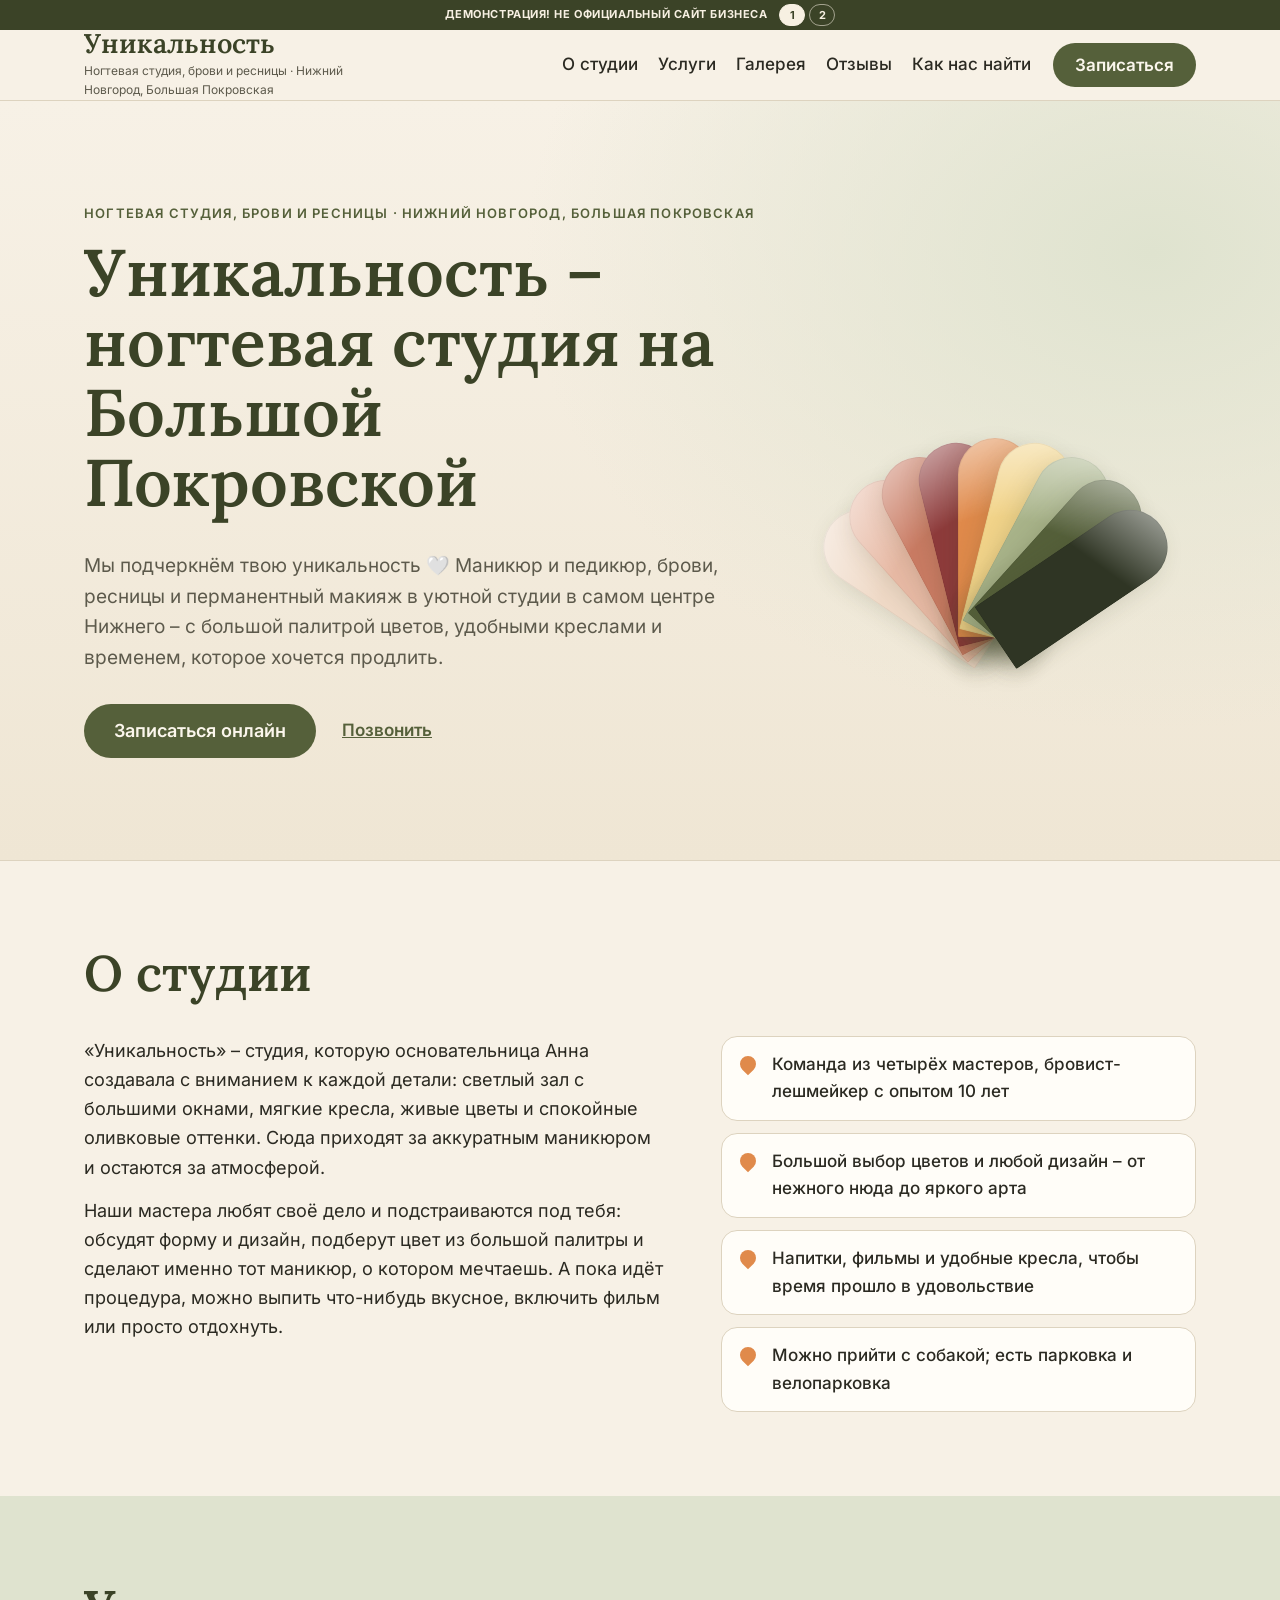
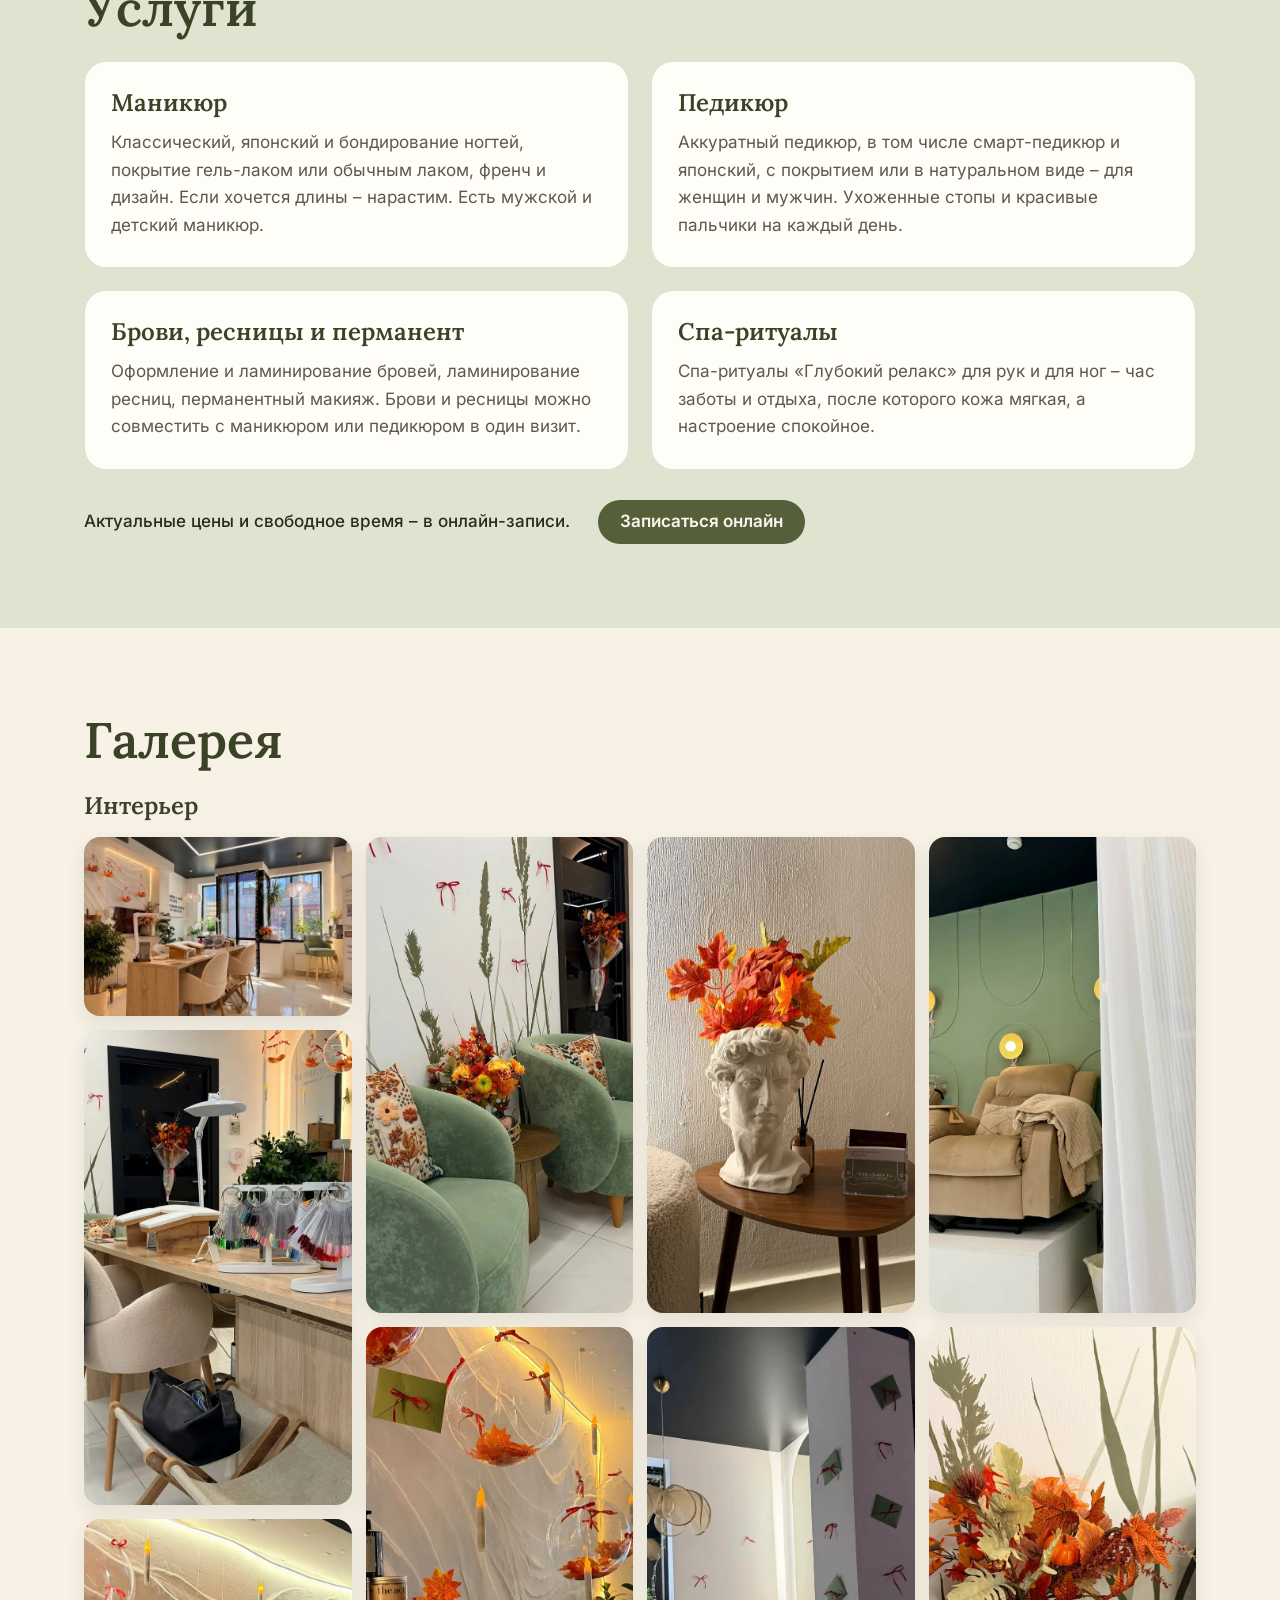
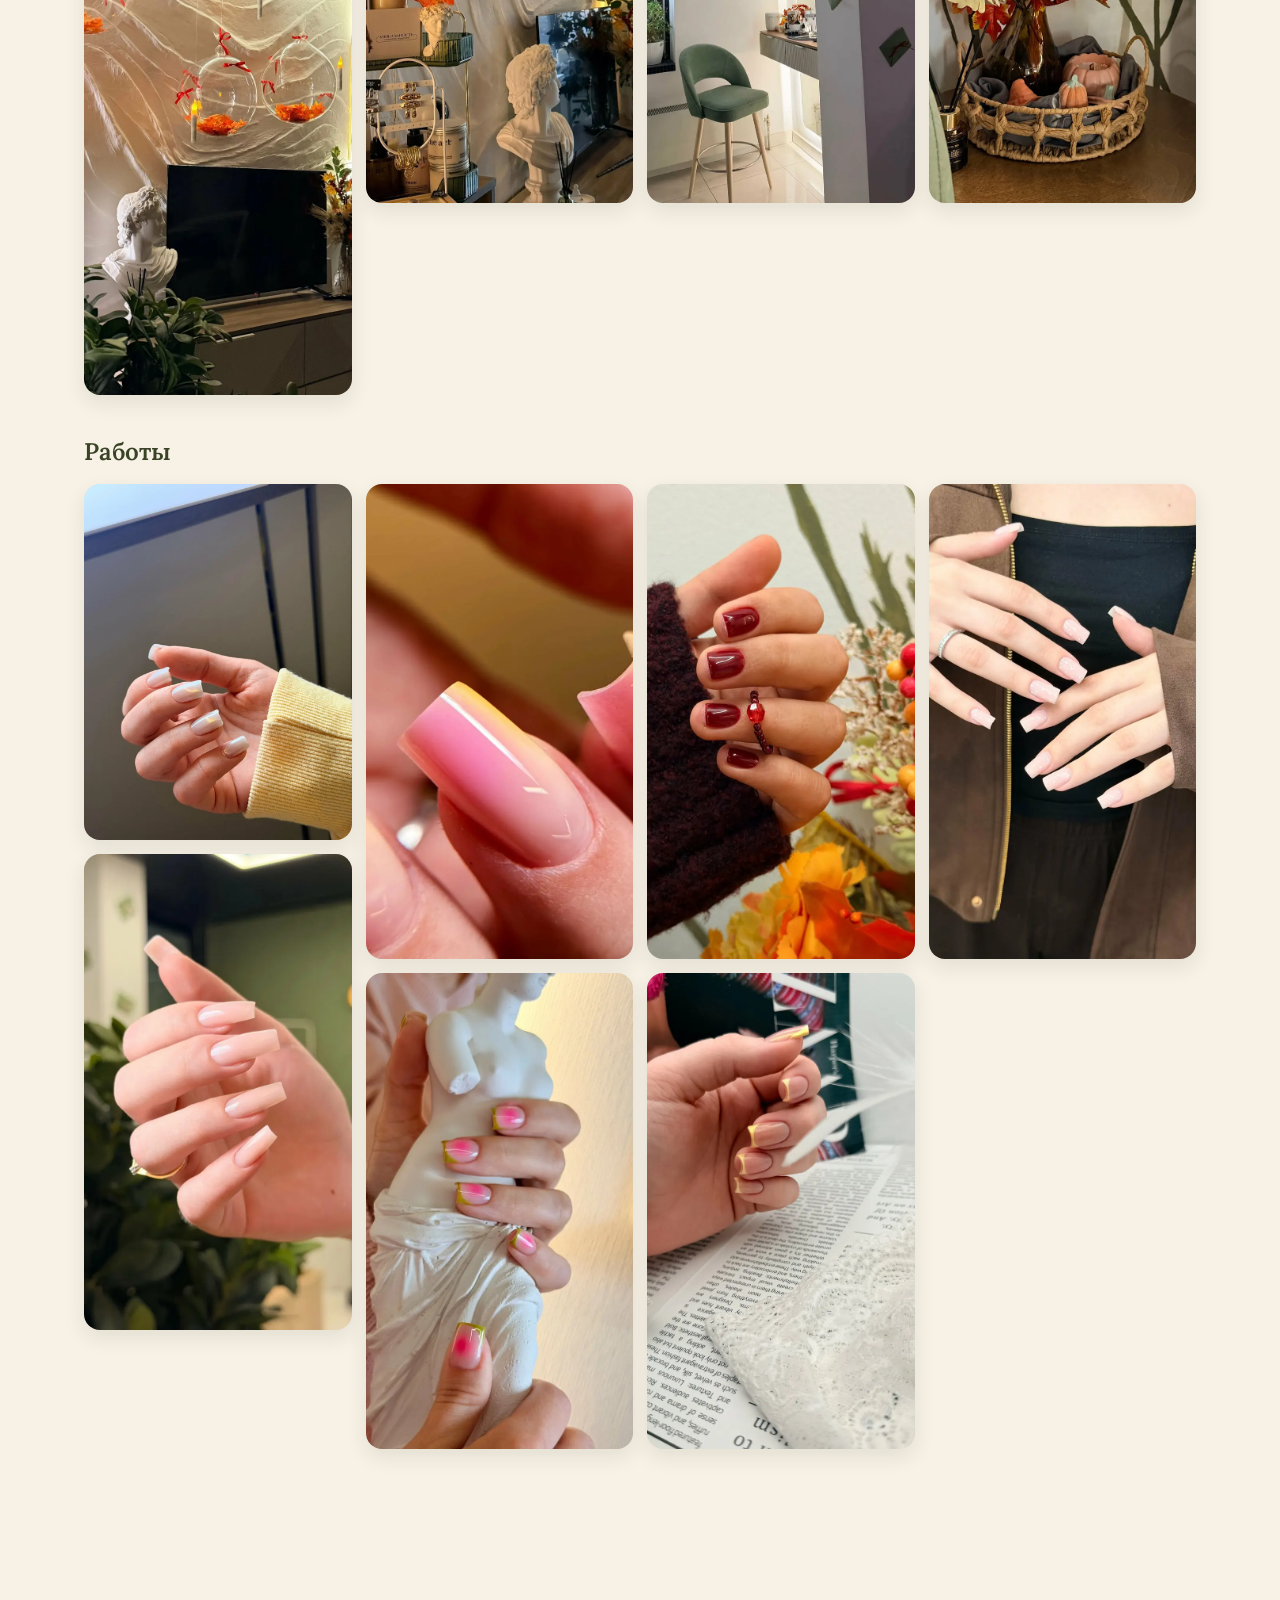
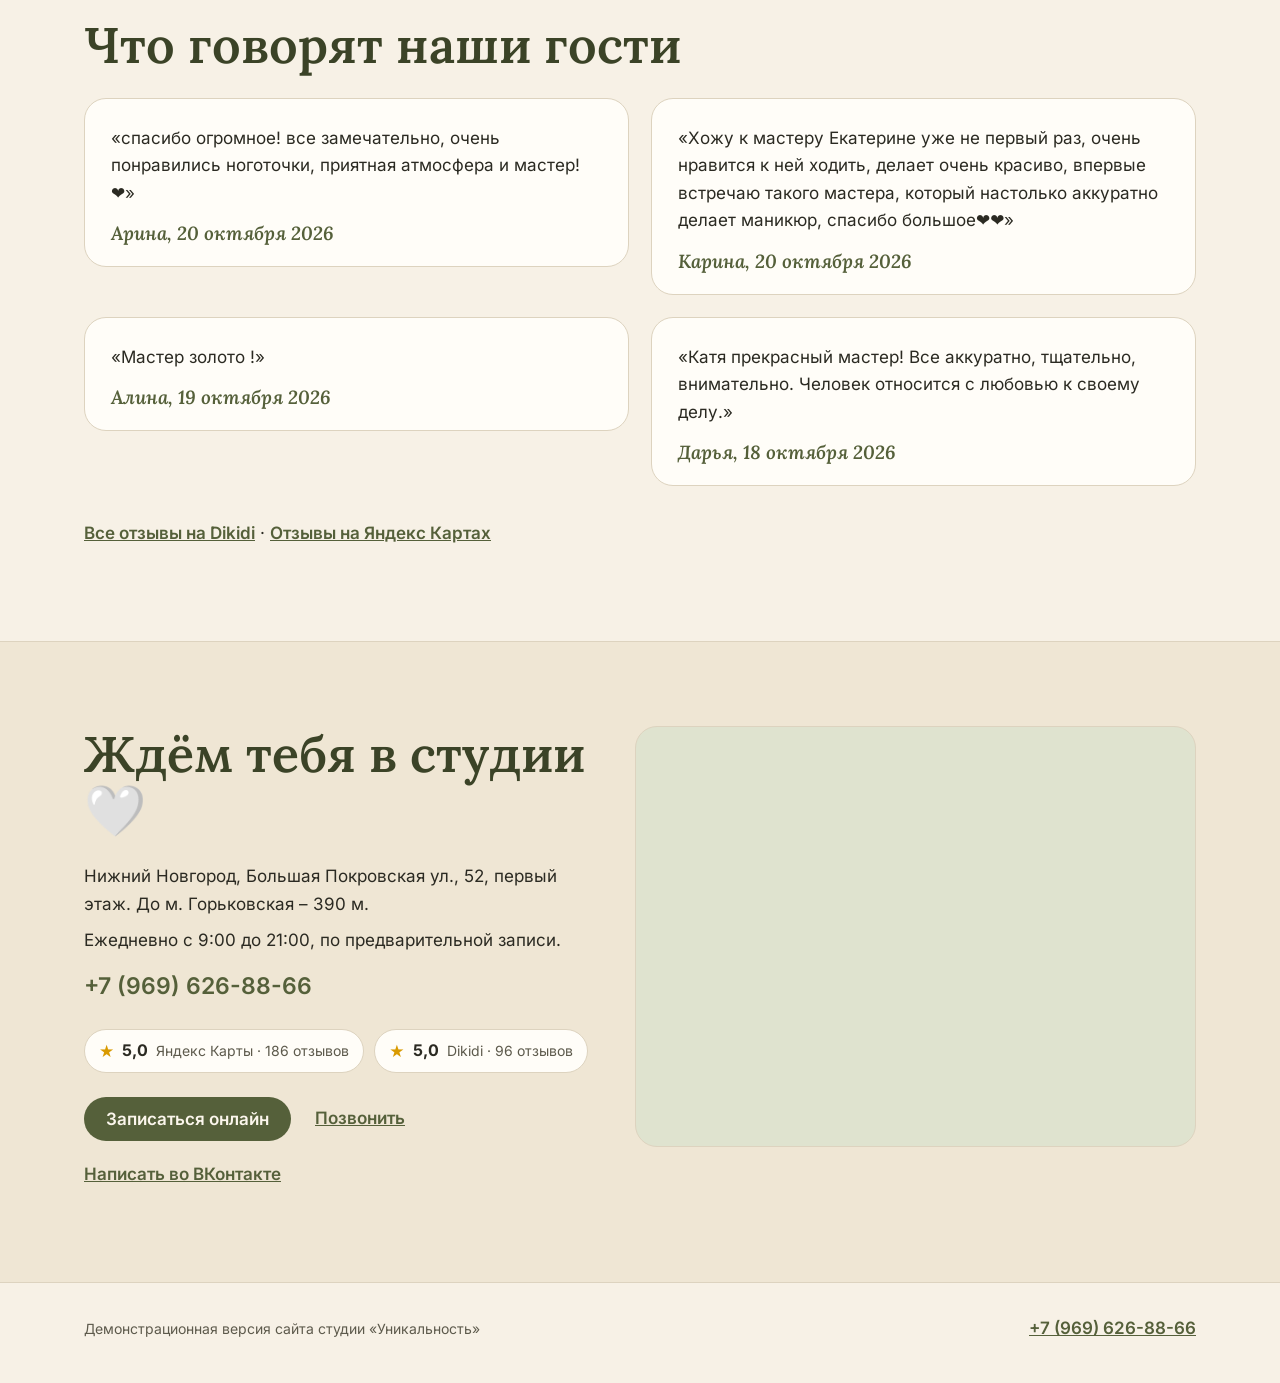
<file: index.html>
<!DOCTYPE html>
<html lang="ru">
<head>
<meta charset="utf-8">
<meta name="viewport" content="width=device-width, initial-scale=1.0">
<meta name="robots" content="noindex, nofollow">
<title>Уникальность · ногтевая студия на Большой Покровской, Нижний Новгород</title>
<meta name="description"
  content="Уникальность · ногтевая студия на Большой Покровской в Нижнем Новгороде: маникюр и педикюр, брови, ресницы, перманентный макияж и спа-ритуалы.">
<meta name="theme-color" content="#f7f1e6">

<link rel="icon" sizes="any" href="logos/favicon.ico">
<link rel="icon" type="image/png" sizes="32x32" href="logos/favicon-32x32.png">
<link rel="apple-touch-icon" sizes="180x180" href="logos/apple-touch-icon.png">
<link rel="preload" href="fonts/inter-cyr.woff2" as="font" type="font/woff2" crossorigin>
<link rel="preload" href="fonts/lora-cyr.woff2" as="font" type="font/woff2" crossorigin>
<link rel="stylesheet" href="css/fonts.css">
<link rel="stylesheet" href="css/styles.css">
</head>
<body>
<div class="chrome" id="chrome">
  <div class="strip">
    <p class="strip__line">ДЕМОНСТРАЦИЯ! НЕ ОФИЦИАЛЬНЫЙ САЙТ БИЗНЕСА</p>
    <nav class="strip__switch" aria-label="Версии сайта">
      <a href="./" aria-current="page">1</a>
      <a href="v2/">2</a>
    </nav>
  </div>
  <header class="bar">
    <div class="bar__row frame">
      <a class="brand" href="#top">
        <span class="brand__name">Уникальность</span>
        <span class="brand__line">Ногтевая студия, брови и ресницы · Нижний Новгород, Большая Покровская</span>
      </a>
      <nav class="anchors" aria-label="Разделы">
        <a href="#about">О студии</a>
        <a href="#services">Услуги</a>
        <a href="#gallery">Галерея</a>
        <a href="#reviews">Отзывы</a>
        <a href="#contacts">Как нас найти</a>
      </nav>
      <a class="cta cta--main bar__book" href="https://dikidi.ru/1720288" target="_blank" rel="noopener">Записаться</a>
      <button class="menu-btn" type="button" aria-expanded="false" aria-controls="drawer" aria-label="Открыть меню">
        <span class="menu-btn__lines" aria-hidden="true"></span>
      </button>
    </div>
    <nav class="drawer" id="drawer" aria-label="Меню" hidden>
      <a href="#about">О студии</a>
      <a href="#services">Услуги</a>
      <a href="#gallery">Галерея</a>
      <a href="#reviews">Отзывы</a>
      <a href="#contacts">Как нас найти</a>
    </nav>
  </header>
</div>

<main id="top">
  <section class="hero" aria-labelledby="hero-title">
    <div class="frame hero__grid">
      <div class="hero__copy">
        <p class="hero__line">Ногтевая студия, брови и ресницы · Нижний Новгород, Большая Покровская</p>
        <h1 id="hero-title">Уникальность – ногтевая студия на Большой Покровской</h1>
        <p class="hero__lead">Мы подчеркнём твою уникальность 🤍 Маникюр и педикюр, брови, ресницы и перманентный макияж в уютной студии в самом центре Нижнего – с большой палитрой цветов, удобными креслами и временем, которое хочется продлить.</p>
        <div class="hero__acts">
          <a class="cta cta--main cta--big" href="https://dikidi.ru/1720288" target="_blank" rel="noopener">Записаться онлайн</a>
          <a class="textlink" href="tel:+79696268866">Позвонить</a>
        </div>
      </div>
      <div class="hero__art" aria-hidden="true">
        <div class="fan">
          <span style="--c:#efd9c6;--i:0"></span>
          <span style="--c:#e7b9a4;--i:1"></span>
          <span style="--c:#c97b63;--i:2"></span>
          <span style="--c:#8e3b3b;--i:3"></span>
          <span style="--c:#e08a4b;--i:4"></span>
          <span style="--c:#f2d48a;--i:5"></span>
          <span style="--c:#a9b48a;--i:6"></span>
          <span style="--c:#55603a;--i:7"></span>
          <span style="--c:#2f3524;--i:8"></span>
        </div>
      </div>
    </div>
  </section>

  <section class="block about" id="about" aria-labelledby="about-title">
    <div class="frame about__grid">
      <h2 id="about-title">О студии</h2>
      <div class="about__copy">
        <p>«Уникальность» – студия, которую основательница Анна создавала с вниманием к каждой детали: светлый зал с большими окнами, мягкие кресла, живые цветы и спокойные оливковые оттенки. Сюда приходят за аккуратным маникюром и остаются за атмосферой.</p>
        <p>Наши мастера любят своё дело и подстраиваются под тебя: обсудят форму и дизайн, подберут цвет из большой палитры и сделают именно тот маникюр, о котором мечтаешь. А пока идёт процедура, можно выпить что-нибудь вкусное, включить фильм или просто отдохнуть.</p>
      </div>
      <ul class="ticks">
        <li>Команда из четырёх мастеров, бровист-лешмейкер с опытом 10 лет</li>
        <li>Большой выбор цветов и любой дизайн – от нежного нюда до яркого арта</li>
        <li>Напитки, фильмы и удобные кресла, чтобы время прошло в удовольствие</li>
        <li>Можно прийти с собакой; есть парковка и велопарковка</li>
      </ul>
    </div>
  </section>

  <section class="block services" id="services" aria-labelledby="services-title">
    <div class="frame">
      <h2 id="services-title">Услуги</h2>
      <ul class="service-list">
        <li class="service">
          <h3>Маникюр</h3>
          <p>Классический, японский и бондирование ногтей, покрытие гель-лаком или обычным лаком, френч и дизайн. Если хочется длины – нарастим. Есть мужской и детский маникюр.</p>
        </li>
        <li class="service">
          <h3>Педикюр</h3>
          <p>Аккуратный педикюр, в том числе смарт-педикюр и японский, с покрытием или в натуральном виде – для женщин и мужчин. Ухоженные стопы и красивые пальчики на каждый день.</p>
        </li>
        <li class="service">
          <h3>Брови, ресницы и перманент</h3>
          <p>Оформление и ламинирование бровей, ламинирование ресниц, перманентный макияж. Брови и ресницы можно совместить с маникюром или педикюром в один визит.</p>
        </li>
        <li class="service">
          <h3>Спа-ритуалы</h3>
          <p>Спа-ритуалы «Глубокий релакс» для рук и для ног – час заботы и отдыха, после которого кожа мягкая, а настроение спокойное.</p>
        </li>
      </ul>
      <div class="services__end">
        <p>Актуальные цены и свободное время – в онлайн-записи.</p>
        <a class="cta cta--main" href="https://dikidi.ru/1720288" target="_blank" rel="noopener">Записаться онлайн</a>
      </div>
    </div>
  </section>

  <section class="block gallery" id="gallery" aria-labelledby="gallery-title">
    <div class="frame">
      <h2 id="gallery-title">Галерея</h2>
      <div class="gallery__group">
        <h3 id="gallery-place">Интерьер</h3>
        <ul class="mosaic mosaic--place" aria-labelledby="gallery-place">
          <li class="mosaic__item"><img src="img/interior-01.webp" alt="Зал студии: маникюрный стол, кремовые кресла и большие окна" width="1200" height="800" loading="lazy" decoding="async"></li>
          <li class="mosaic__item"><img src="img/interior-02.webp" alt="Маникюрный стол с лампой и палитрами оттенков" width="675" height="1200" loading="lazy" decoding="async"></li>
          <li class="mosaic__item"><img src="img/interior-03.webp" alt="Белая волнистая стена со стеклянными шарами, цветами и свечами" width="675" height="1200" loading="lazy" decoding="async"></li>
          <li class="mosaic__item"><img src="img/interior-04.webp" alt="Зелёные бархатные кресла и осенний букет" width="675" height="1200" loading="lazy" decoding="async"></li>
          <li class="mosaic__item"><img src="img/interior-05.webp" alt="Шары со свечами, гипсовые бюсты и полка с коробками студии" width="675" height="1200" loading="lazy" decoding="async"></li>
          <li class="mosaic__item"><img src="img/interior-06.webp" alt="Ваза-бюст с кленовыми листьями на приставном столике" width="675" height="1200" loading="lazy" decoding="async"></li>
          <li class="mosaic__item"><img src="img/interior-07.webp" alt="Уголок с зелёным бархатным стулом и подвесными лампами" width="675" height="1200" loading="lazy" decoding="async"></li>
          <li class="mosaic__item"><img src="img/interior-08.webp" alt="Педикюрное кресло с пледом у шалфейно-зелёной стены" width="675" height="1200" loading="lazy" decoding="async"></li>
          <li class="mosaic__item"><img src="img/interior-09.webp" alt="Осенний букет с тыквами в плетёной корзине" width="675" height="1200" loading="lazy" decoding="async"></li>
        </ul>
      </div>
      <div class="gallery__group">
        <h3 id="gallery-works">Работы</h3>
        <ul class="mosaic mosaic--works" aria-labelledby="gallery-works">
          <li class="mosaic__item"><img src="img/work-02.webp" alt="Молочный перламутровый маникюр, короткий квадрат" width="900" height="1200" loading="lazy" decoding="async"></li>
          <li class="mosaic__item"><img src="img/work-04.webp" alt="Длинный квадрат в нюдово-бежевом оттенке" width="675" height="1200" loading="lazy" decoding="async"></li>
          <li class="mosaic__item"><img src="img/work-05.webp" alt="Градиент от розового к жёлтому крупным планом" width="675" height="1200" loading="lazy" decoding="async"></li>
          <li class="mosaic__item"><img src="img/work-06.webp" alt="Пудрово-розовый и оливковый френч" width="675" height="1200" loading="lazy" decoding="async"></li>
          <li class="mosaic__item"><img src="img/work-07.webp" alt="Короткий бордовый маникюр" width="675" height="1200" loading="lazy" decoding="async"></li>
          <li class="mosaic__item"><img src="img/work-08.webp" alt="Нюдовый маникюр с тонким жёлтым френчем" width="675" height="1200" loading="lazy" decoding="async"></li>
          <li class="mosaic__item"><img src="img/work-11.webp" alt="Бледно-розовый маникюр с блёстками" width="675" height="1200" loading="lazy" decoding="async"></li>
        </ul>
      </div>
    </div>
  </section>

  <section class="block reviews" id="reviews" aria-labelledby="reviews-title">
    <div class="frame">
      <h2 id="reviews-title">Что говорят наши гости</h2>
      <div class="review-wall">
        <figure class="review">
          <blockquote><p>«спасибо огромное! все замечательно, очень понравились ноготочки, приятная атмосфера и мастер! ❤️»</p></blockquote>
          <figcaption>Арина, 20 октября 2026</figcaption>
        </figure>
        <figure class="review">
          <blockquote><p>«Хожу к мастеру Екатерине уже не первый раз, очень нравится к ней ходить, делает очень красиво, впервые встречаю такого мастера, который настолько аккуратно делает маникюр, спасибо большое❤️❤️»</p></blockquote>
          <figcaption>Карина, 20 октября 2026</figcaption>
        </figure>
        <figure class="review">
          <blockquote><p>«Мастер золото !»</p></blockquote>
          <figcaption>Алина, 19 октября 2026</figcaption>
        </figure>
        <figure class="review">
          <blockquote><p>«Катя прекрасный мастер! Все аккуратно, тщательно, внимательно. Человек относится с любовью к своему делу.»</p></blockquote>
          <figcaption>Дарья, 18 октября 2026</figcaption>
        </figure>
      </div>
      <p class="reviews__links"><a class="textlink" href="https://dikidi.ru/1720288" target="_blank" rel="noopener">Все отзывы на Dikidi</a><span aria-hidden="true"> · </span><a class="textlink" href="https://yandex.com/maps/org/unikalnost/156492004696/reviews/" target="_blank" rel="noopener">Отзывы на Яндекс Картах</a></p>
    </div>
  </section>

  <section class="block contacts" id="contacts" aria-labelledby="contacts-title">
    <div class="frame contacts__grid">
      <div class="contacts__info">
        <h2 id="contacts-title">Ждём тебя в студии 🤍</h2>
        <address class="contacts__addr">
          <p>Нижний Новгород, Большая Покровская ул., 52, первый этаж. До м. Горьковская – 390 м.</p>
          <p>Ежедневно с 9:00 до 21:00, по предварительной записи.</p>
          <p class="contacts__tel"><a href="tel:+79696268866">+7 (969) 626-88-66</a></p>
        </address>
        <ul class="ratings" aria-label="Рейтинг">
          <li><a class="rating" href="https://yandex.com/maps/org/unikalnost/156492004696/reviews/" target="_blank" rel="noopener"><span class="rating__star" aria-hidden="true">★</span><b>5,0</b><span>Яндекс Карты · 186 отзывов</span></a></li>
          <li><a class="rating" href="https://dikidi.ru/1720288" target="_blank" rel="noopener"><span class="rating__star" aria-hidden="true">★</span><b>5,0</b><span>Dikidi · 96 отзывов</span></a></li>
        </ul>
        <div class="contacts__acts">
          <a class="cta cta--main cta--wide" href="https://dikidi.ru/1720288" target="_blank" rel="noopener">Записаться онлайн</a>
          <a class="textlink" href="tel:+79696268866">Позвонить</a>
          <a class="textlink" href="https://vk.com/club228139062" target="_blank" rel="noopener">Написать во ВКонтакте</a>
        </div>
      </div>
      <div class="mapbox" id="map">
        <iframe src="https://yandex.ru/map-widget/v1/org/unikalnost/156492004696/" title="Студия «Уникальность» на карте" loading="lazy" allowfullscreen></iframe>
      </div>
    </div>
  </section>
</main>

<footer class="foot">
  <div class="frame foot__row">
    <p class="foot__mark">Демонстрационная версия сайта студии «Уникальность»</p>
    <p class="foot__tel"><a href="tel:+79696268866">+7 (969) 626-88-66</a></p>
  </div>
</footer>
<script src="js/site.js" defer></script>
</body>
</html>
</file>
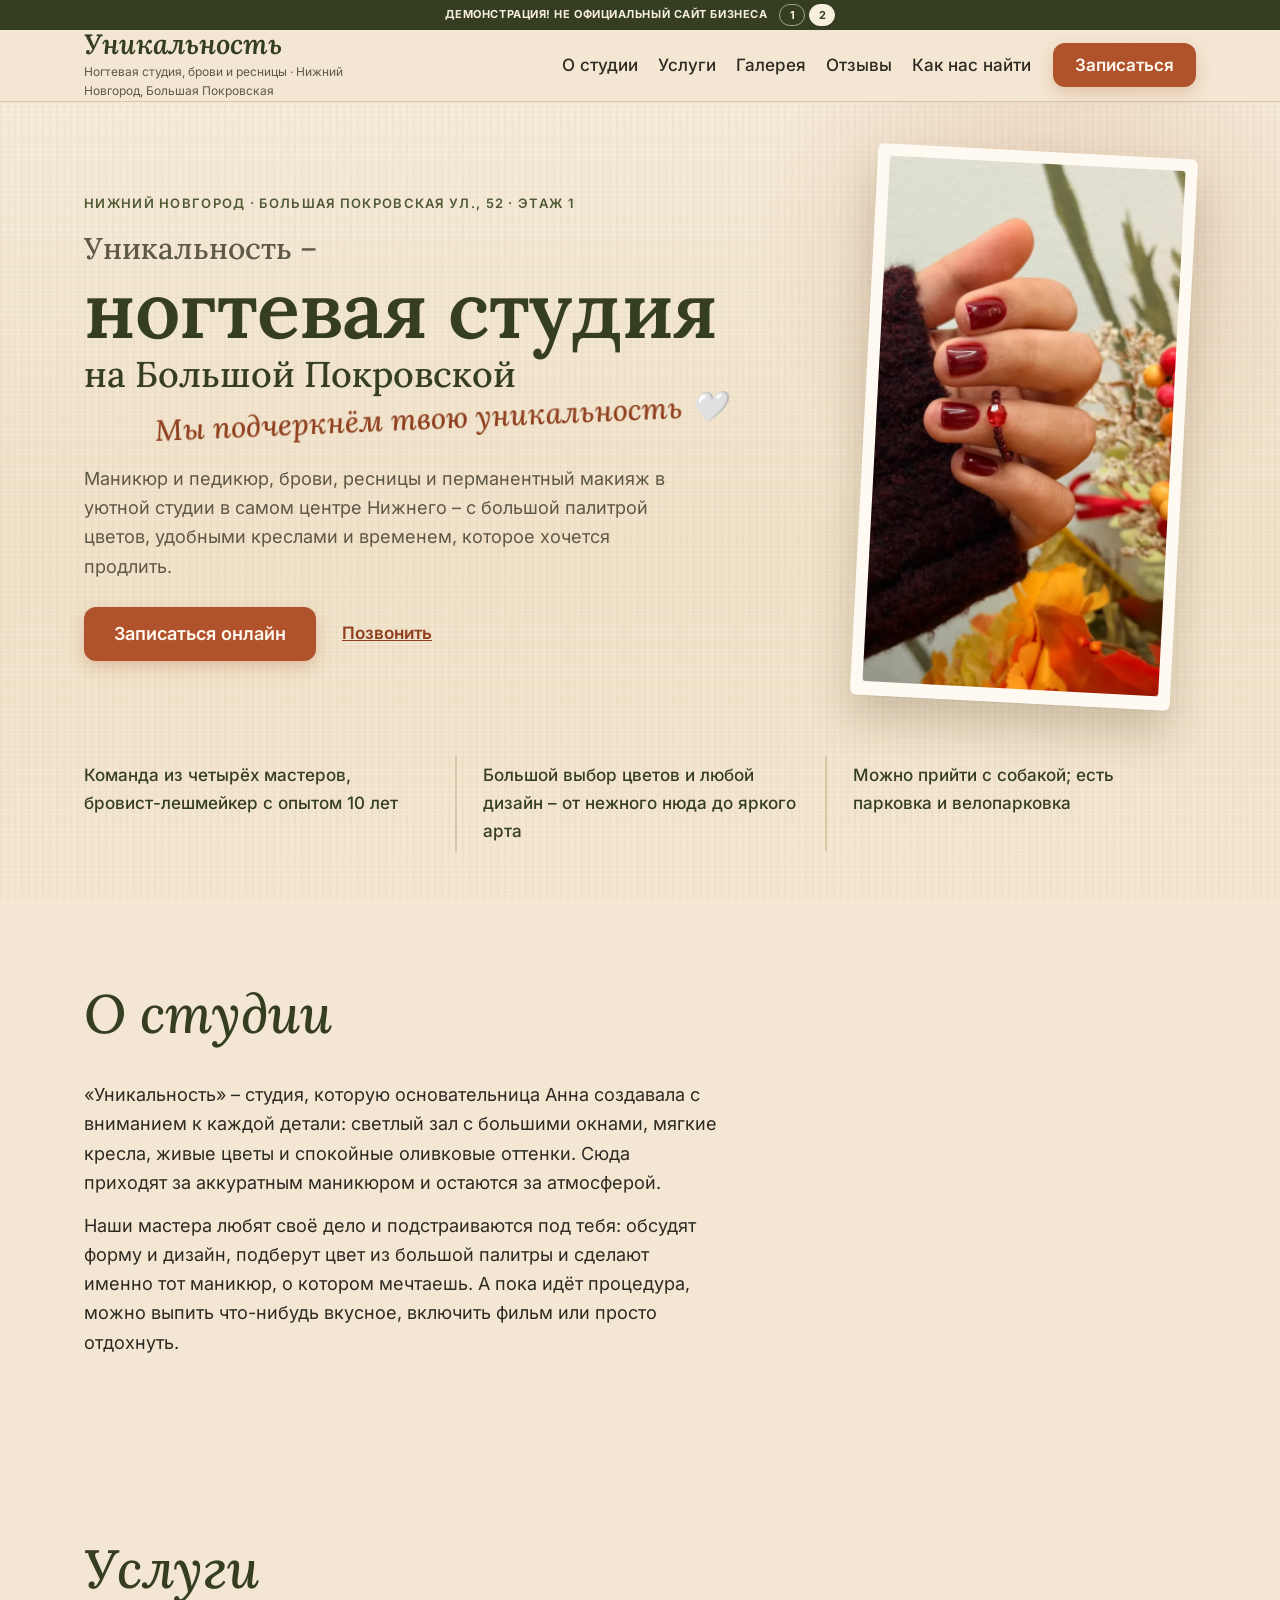
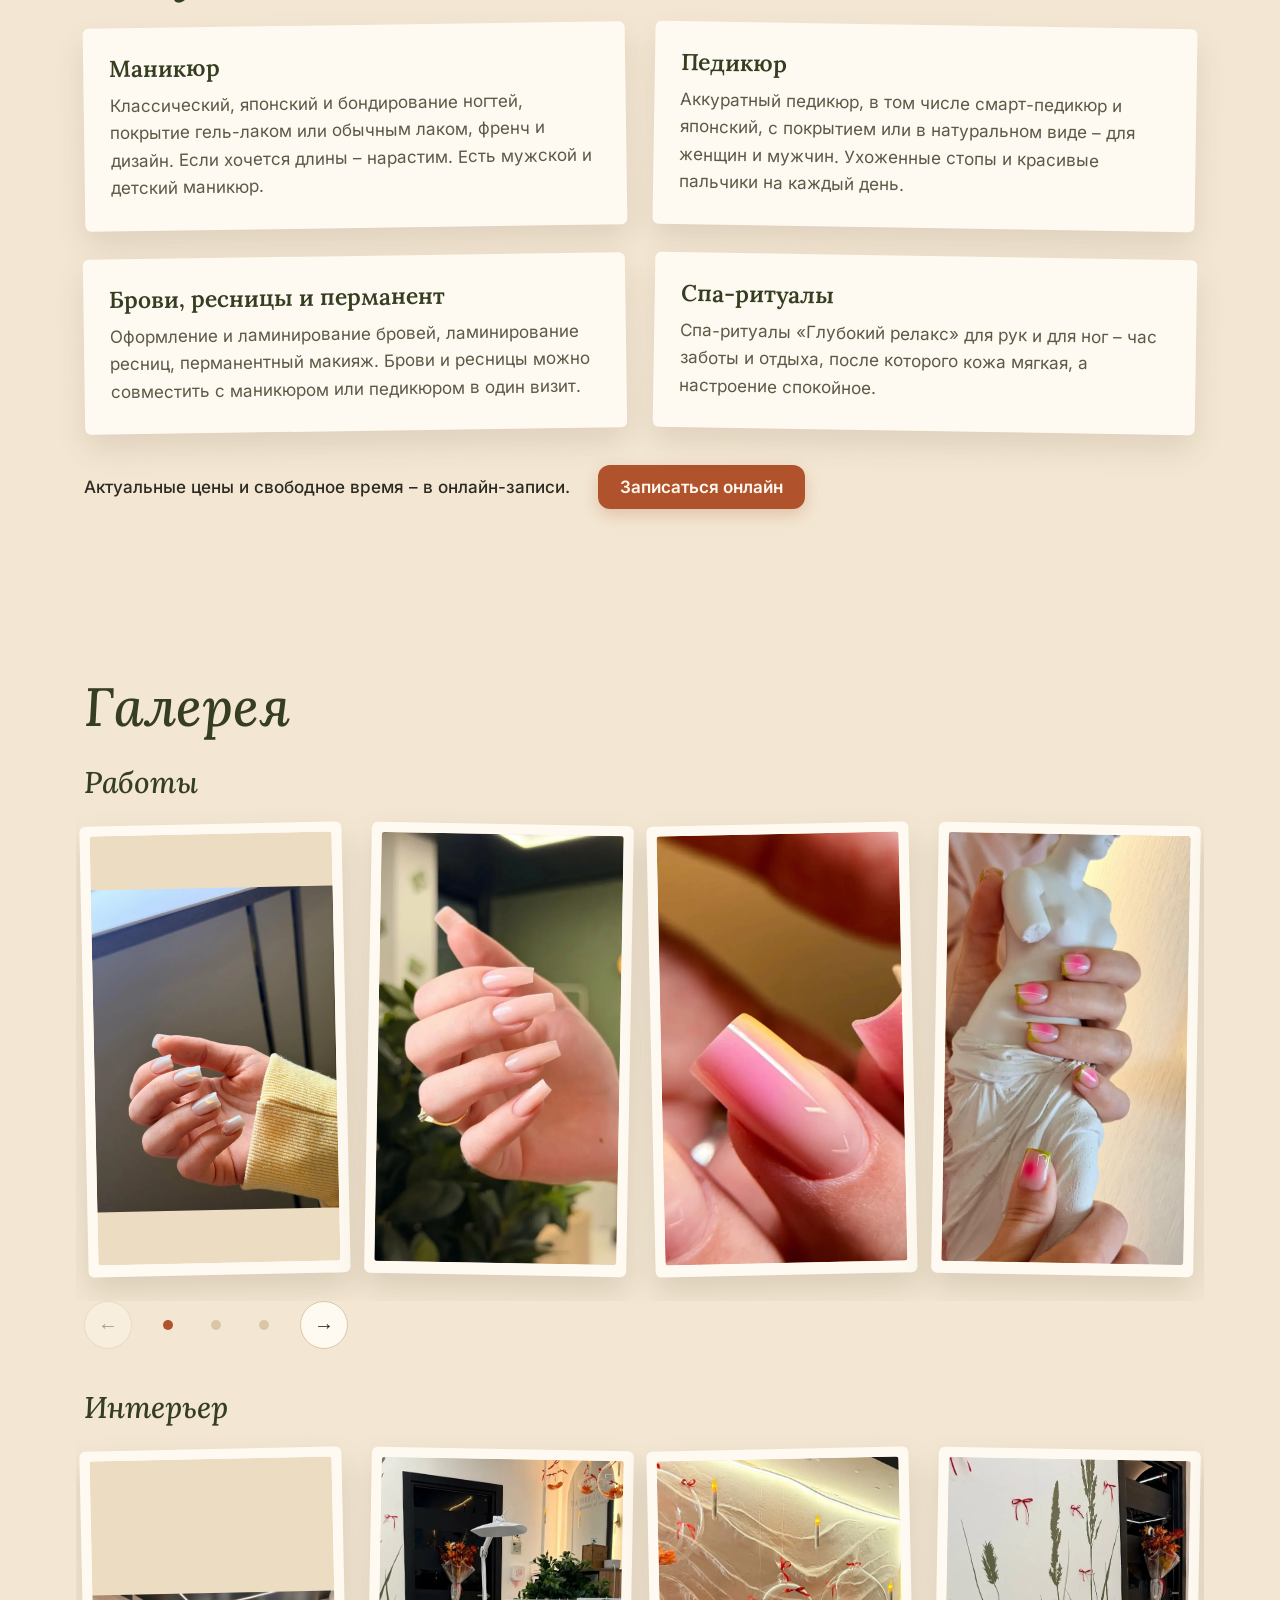
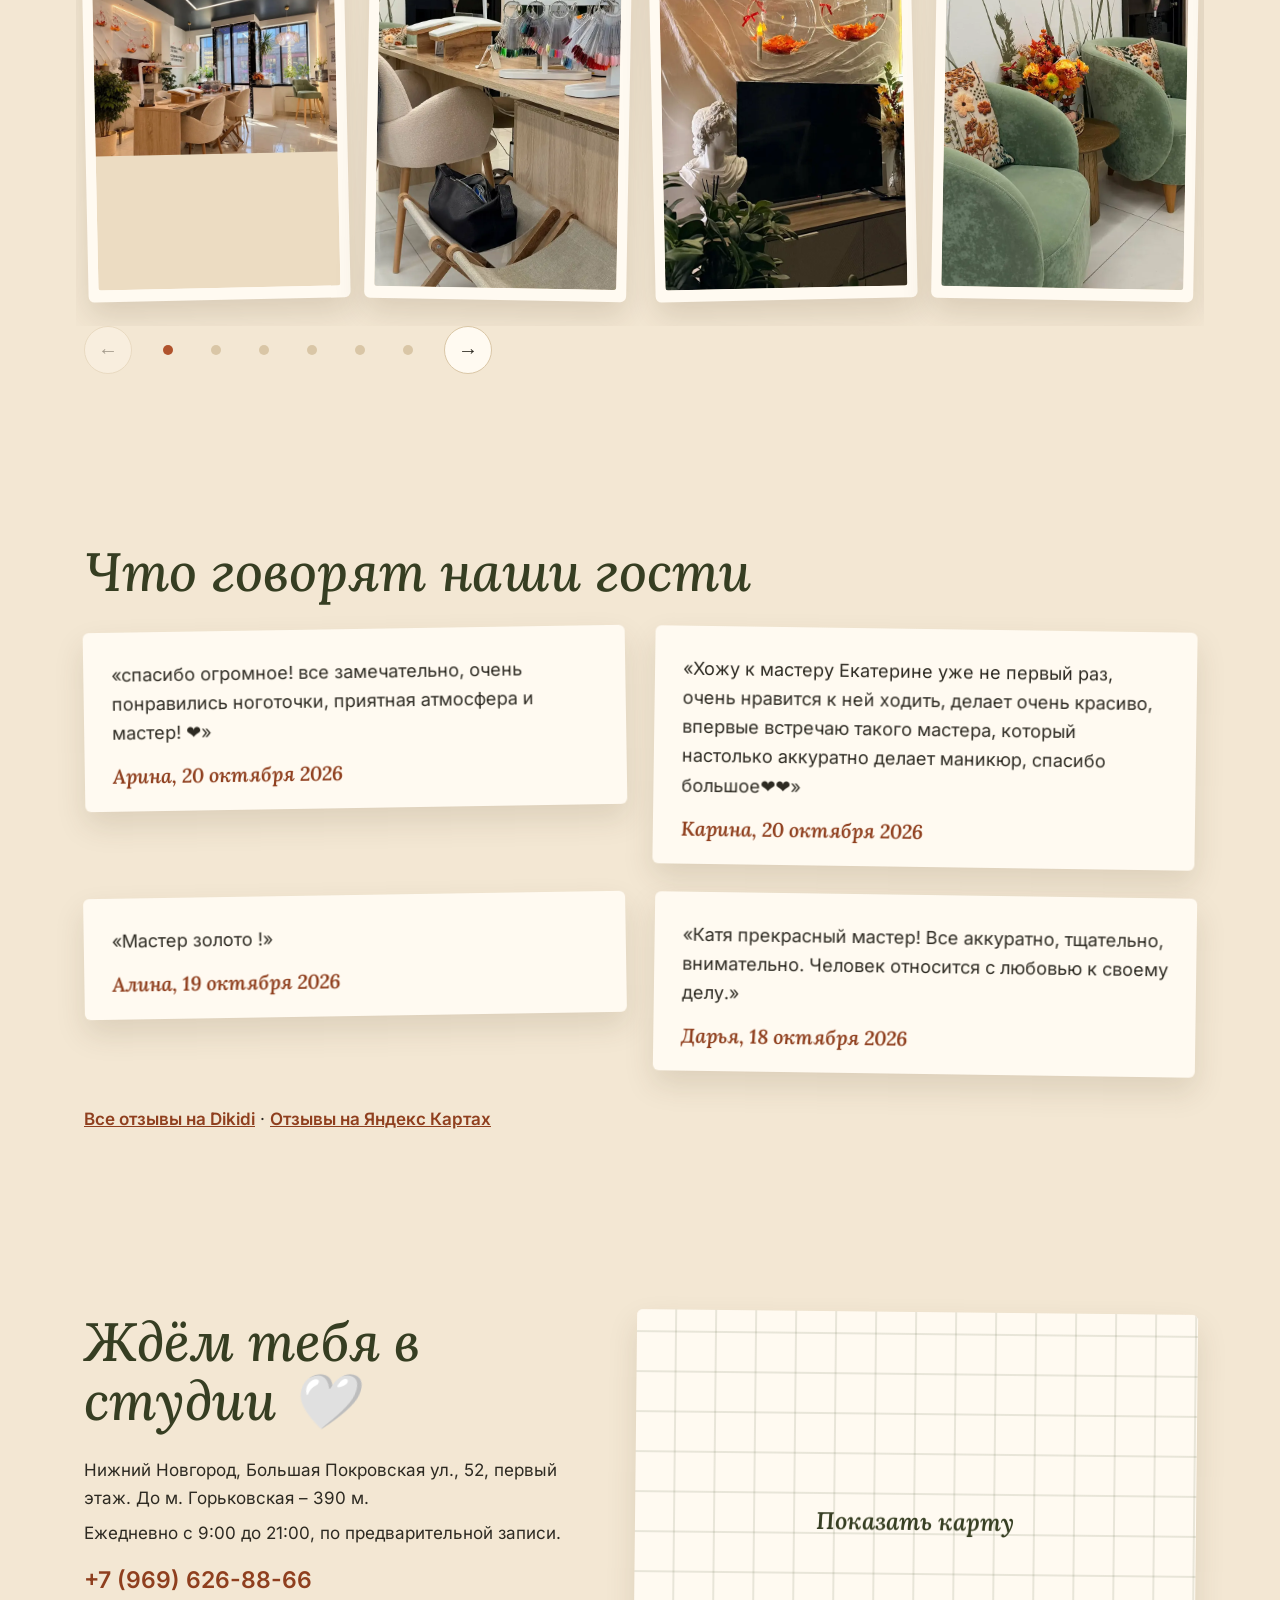
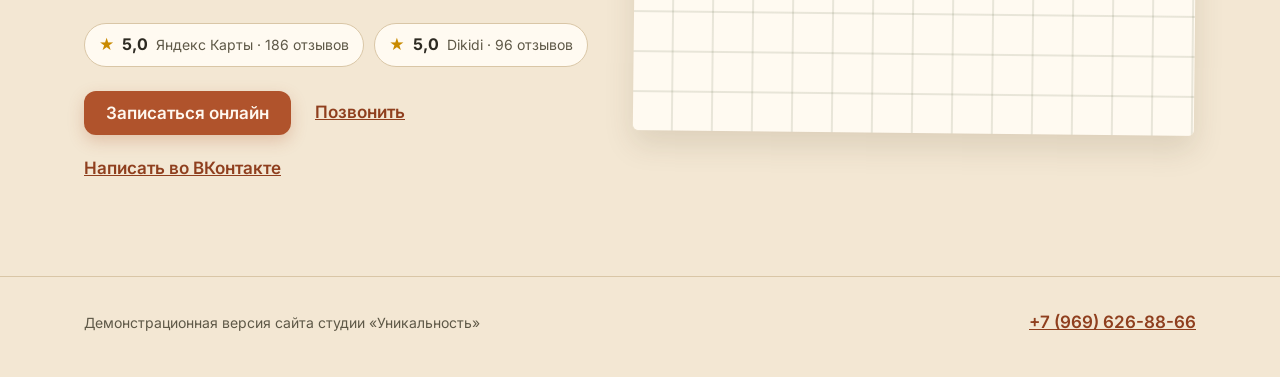
<file: v2/index.html>
<!DOCTYPE html>
<html lang="ru">
<head>
<meta charset="utf-8">
<meta name="viewport" content="width=device-width, initial-scale=1.0">
<meta name="robots" content="noindex, nofollow">
<title>Уникальность · ногтевая студия на Большой Покровской, Нижний Новгород</title>
<meta name="description"
  content="Уникальность · ногтевая студия на Большой Покровской в Нижнем Новгороде: маникюр и педикюр, брови, ресницы, перманентный макияж и спа-ритуалы.">
<meta name="theme-color" content="#f3e7d3">

<link rel="icon" sizes="any" href="../logos/favicon.ico">
<link rel="icon" type="image/png" sizes="32x32" href="../logos/favicon-32x32.png">
<link rel="apple-touch-icon" sizes="180x180" href="../logos/apple-touch-icon.png">
<link rel="preload" href="../fonts/inter-cyr.woff2" as="font" type="font/woff2" crossorigin>
<link rel="preload" href="../fonts/lora-cyr.woff2" as="font" type="font/woff2" crossorigin>
<link rel="stylesheet" href="../css/fonts.css">
<link rel="stylesheet" href="../css/v2.css">
</head>
<body class="board">
<div class="glow" aria-hidden="true"></div>
<div class="chrome" id="chrome">
  <div class="strip">
    <p class="strip__line">ДЕМОНСТРАЦИЯ! НЕ ОФИЦИАЛЬНЫЙ САЙТ БИЗНЕСА</p>
    <nav class="strip__switch" aria-label="Версии сайта">
      <a href="../">1</a>
      <a href="./" aria-current="page">2</a>
    </nav>
  </div>
  <header class="bar">
    <div class="bar__row frame">
      <a class="brand" href="#top">
        <span class="brand__name">Уникальность</span>
        <span class="brand__line">Ногтевая студия, брови и ресницы · Нижний Новгород, Большая Покровская</span>
      </a>
      <nav class="anchors" aria-label="Разделы">
        <a href="#about">О студии</a>
        <a href="#services">Услуги</a>
        <a href="#gallery">Галерея</a>
        <a href="#reviews">Отзывы</a>
        <a href="#contacts">Как нас найти</a>
      </nav>
      <a class="cta cta--main bar__book" href="https://dikidi.ru/1720288" target="_blank" rel="noopener">Записаться</a>
      <button class="menu-btn" type="button" aria-expanded="false" aria-controls="drawer" aria-label="Открыть меню">
        <span class="menu-btn__lines" aria-hidden="true"></span>
      </button>
    </div>
    <nav class="drawer" id="drawer" aria-label="Меню" hidden>
      <a href="#about">О студии</a>
      <a href="#services">Услуги</a>
      <a href="#gallery">Галерея</a>
      <a href="#reviews">Отзывы</a>
      <a href="#contacts">Как нас найти</a>
    </nav>
  </header>
</div>

<main id="top">
  <section class="first" aria-labelledby="hero-title">
    <div class="frame first__grid">
      <div class="first__text">
        <p class="brow">Нижний Новгород · Большая Покровская ул., 52 · этаж 1</p>
        <h1 id="hero-title"><span class="h1__name">Уникальность –</span> <span class="h1__svc">ногтевая студия</span> <span class="h1__where">на Большой Покровской</span></h1>
        <p class="hand">Мы подчеркнём твою уникальность 🤍</p>
        <p class="visit">Маникюр и педикюр, брови, ресницы и перманентный макияж в уютной студии в самом центре Нижнего – с большой палитрой цветов, удобными креслами и временем, которое хочется продлить.</p>
        <div class="first__acts">
          <a class="cta cta--main cta--big" href="https://dikidi.ru/1720288" target="_blank" rel="noopener">Записаться онлайн</a>
          <a class="textlink" href="tel:+79696268866">Позвонить</a>
        </div>
      </div>
      <div class="first__pin">
        <figure class="snap" id="snap">
          <img src="../img/work-07.webp" alt="Короткий бордовый маникюр" width="675" height="1200" fetchpriority="high" decoding="async">
        </figure>
      </div>
      <ul class="facts">
          <li>Команда из четырёх мастеров, бровист-лешмейкер с опытом 10 лет</li>
          <li>Большой выбор цветов и любой дизайн – от нежного нюда до яркого арта</li>
          <li>Можно прийти с собакой; есть парковка и велопарковка</li>
      </ul>
    </div>
  </section>

  <section class="block about" id="about" aria-labelledby="about-title">
    <div class="frame about__grid">
      <h2 id="about-title">О студии</h2>
      <div class="about__copy">
        <p>«Уникальность» – студия, которую основательница Анна создавала с вниманием к каждой детали: светлый зал с большими окнами, мягкие кресла, живые цветы и спокойные оливковые оттенки. Сюда приходят за аккуратным маникюром и остаются за атмосферой.</p>
        <p>Наши мастера любят своё дело и подстраиваются под тебя: обсудят форму и дизайн, подберут цвет из большой палитры и сделают именно тот маникюр, о котором мечтаешь. А пока идёт процедура, можно выпить что-нибудь вкусное, включить фильм или просто отдохнуть.</p>
      </div>
      <ul class="ticks">
        <li>Напитки, фильмы и удобные кресла, чтобы время прошло в удовольствие</li>
      </ul>
    </div>
  </section>

  <section class="block services" id="services" aria-labelledby="services-title">
    <div class="frame">
      <h2 id="services-title">Услуги</h2>
      <ul class="service-list">
        <li class="service">
          <h3>Маникюр</h3>
          <p>Классический, японский и бондирование ногтей, покрытие гель-лаком или обычным лаком, френч и дизайн. Если хочется длины – нарастим. Есть мужской и детский маникюр.</p>
        </li>
        <li class="service">
          <h3>Педикюр</h3>
          <p>Аккуратный педикюр, в том числе смарт-педикюр и японский, с покрытием или в натуральном виде – для женщин и мужчин. Ухоженные стопы и красивые пальчики на каждый день.</p>
        </li>
        <li class="service">
          <h3>Брови, ресницы и перманент</h3>
          <p>Оформление и ламинирование бровей, ламинирование ресниц, перманентный макияж. Брови и ресницы можно совместить с маникюром или педикюром в один визит.</p>
        </li>
        <li class="service">
          <h3>Спа-ритуалы</h3>
          <p>Спа-ритуалы «Глубокий релакс» для рук и для ног – час заботы и отдыха, после которого кожа мягкая, а настроение спокойное.</p>
        </li>
      </ul>
      <div class="services__end">
        <p>Актуальные цены и свободное время – в онлайн-записи.</p>
        <a class="cta cta--main" href="https://dikidi.ru/1720288" target="_blank" rel="noopener">Записаться онлайн</a>
      </div>
    </div>
  </section>

  <section class="block gallery" id="gallery" aria-labelledby="gallery-title">
    <div class="frame">
      <h2 id="gallery-title">Галерея</h2>
      <div class="gallery__group">
        <h3 id="gallery-works">Работы</h3>
        <div class="carousel carousel--photos" id="carousel-works" role="region" aria-roledescription="карусель" aria-labelledby="gallery-works" tabindex="0">
          <div class="carousel__view">
            <ul class="carousel__track">
            <li class="slide" role="group" aria-roledescription="слайд" aria-label="1 из 6">
              <figure class="shot"><img src="../img/work-02.webp" alt="Молочный перламутровый маникюр, короткий квадрат" width="900" height="1200" loading="lazy" decoding="async"></figure>
            </li>
            <li class="slide" role="group" aria-roledescription="слайд" aria-label="2 из 6">
              <figure class="shot"><img src="../img/work-04.webp" alt="Длинный квадрат в нюдово-бежевом оттенке" width="675" height="1200" loading="lazy" decoding="async"></figure>
            </li>
            <li class="slide" role="group" aria-roledescription="слайд" aria-label="3 из 6">
              <figure class="shot"><img src="../img/work-05.webp" alt="Градиент от розового к жёлтому крупным планом" width="675" height="1200" loading="lazy" decoding="async"></figure>
            </li>
            <li class="slide" role="group" aria-roledescription="слайд" aria-label="4 из 6">
              <figure class="shot"><img src="../img/work-06.webp" alt="Пудрово-розовый и оливковый френч" width="675" height="1200" loading="lazy" decoding="async"></figure>
            </li>
            <li class="slide" role="group" aria-roledescription="слайд" aria-label="5 из 6">
              <figure class="shot"><img src="../img/work-08.webp" alt="Нюдовый маникюр с тонким жёлтым френчем" width="675" height="1200" loading="lazy" decoding="async"></figure>
            </li>
            <li class="slide" role="group" aria-roledescription="слайд" aria-label="6 из 6">
              <figure class="shot"><img src="../img/work-11.webp" alt="Бледно-розовый маникюр с блёстками" width="675" height="1200" loading="lazy" decoding="async"></figure>
            </li>
            </ul>
          </div>
          <div class="carousel__nav">
            <button type="button" class="arrow arrow--prev" aria-label="Предыдущее фото"><span aria-hidden="true">←</span></button>
            <div class="dots">
            <button type="button" class="dots__b" aria-label="Фото 1"></button>
            <button type="button" class="dots__b" aria-label="Фото 2"></button>
            <button type="button" class="dots__b" aria-label="Фото 3"></button>
            <button type="button" class="dots__b" aria-label="Фото 4"></button>
            <button type="button" class="dots__b" aria-label="Фото 5"></button>
            <button type="button" class="dots__b" aria-label="Фото 6"></button>
            </div>
            <p class="count" aria-live="polite"></p>
            <button type="button" class="arrow arrow--next" aria-label="Следующее фото"><span aria-hidden="true">→</span></button>
          </div>
        </div>
      </div>
      <div class="gallery__group">
        <h3 id="gallery-place">Интерьер</h3>
        <div class="carousel carousel--photos" id="carousel-place" role="region" aria-roledescription="карусель" aria-labelledby="gallery-place" tabindex="0">
          <div class="carousel__view">
            <ul class="carousel__track">
            <li class="slide" role="group" aria-roledescription="слайд" aria-label="1 из 9">
              <figure class="shot"><img src="../img/interior-01.webp" alt="Зал студии: маникюрный стол, кремовые кресла и большие окна" width="1200" height="800" loading="lazy" decoding="async"></figure>
            </li>
            <li class="slide" role="group" aria-roledescription="слайд" aria-label="2 из 9">
              <figure class="shot"><img src="../img/interior-02.webp" alt="Маникюрный стол с лампой и палитрами оттенков" width="675" height="1200" loading="lazy" decoding="async"></figure>
            </li>
            <li class="slide" role="group" aria-roledescription="слайд" aria-label="3 из 9">
              <figure class="shot"><img src="../img/interior-03.webp" alt="Белая волнистая стена со стеклянными шарами, цветами и свечами" width="675" height="1200" loading="lazy" decoding="async"></figure>
            </li>
            <li class="slide" role="group" aria-roledescription="слайд" aria-label="4 из 9">
              <figure class="shot"><img src="../img/interior-04.webp" alt="Зелёные бархатные кресла и осенний букет" width="675" height="1200" loading="lazy" decoding="async"></figure>
            </li>
            <li class="slide" role="group" aria-roledescription="слайд" aria-label="5 из 9">
              <figure class="shot"><img src="../img/interior-05.webp" alt="Шары со свечами, гипсовые бюсты и полка с коробками студии" width="675" height="1200" loading="lazy" decoding="async"></figure>
            </li>
            <li class="slide" role="group" aria-roledescription="слайд" aria-label="6 из 9">
              <figure class="shot"><img src="../img/interior-06.webp" alt="Ваза-бюст с кленовыми листьями на приставном столике" width="675" height="1200" loading="lazy" decoding="async"></figure>
            </li>
            <li class="slide" role="group" aria-roledescription="слайд" aria-label="7 из 9">
              <figure class="shot"><img src="../img/interior-07.webp" alt="Уголок с зелёным бархатным стулом и подвесными лампами" width="675" height="1200" loading="lazy" decoding="async"></figure>
            </li>
            <li class="slide" role="group" aria-roledescription="слайд" aria-label="8 из 9">
              <figure class="shot"><img src="../img/interior-08.webp" alt="Педикюрное кресло с пледом у шалфейно-зелёной стены" width="675" height="1200" loading="lazy" decoding="async"></figure>
            </li>
            <li class="slide" role="group" aria-roledescription="слайд" aria-label="9 из 9">
              <figure class="shot"><img src="../img/interior-09.webp" alt="Осенний букет с тыквами в плетёной корзине" width="675" height="1200" loading="lazy" decoding="async"></figure>
            </li>
            </ul>
          </div>
          <div class="carousel__nav">
            <button type="button" class="arrow arrow--prev" aria-label="Предыдущее фото"><span aria-hidden="true">←</span></button>
            <div class="dots">
            <button type="button" class="dots__b" aria-label="Фото 1"></button>
            <button type="button" class="dots__b" aria-label="Фото 2"></button>
            <button type="button" class="dots__b" aria-label="Фото 3"></button>
            <button type="button" class="dots__b" aria-label="Фото 4"></button>
            <button type="button" class="dots__b" aria-label="Фото 5"></button>
            <button type="button" class="dots__b" aria-label="Фото 6"></button>
            <button type="button" class="dots__b" aria-label="Фото 7"></button>
            <button type="button" class="dots__b" aria-label="Фото 8"></button>
            <button type="button" class="dots__b" aria-label="Фото 9"></button>
            </div>
            <p class="count" aria-live="polite"></p>
            <button type="button" class="arrow arrow--next" aria-label="Следующее фото"><span aria-hidden="true">→</span></button>
          </div>
        </div>
      </div>
    </div>
  </section>

  <section class="block reviews" id="reviews" aria-labelledby="reviews-title">
    <div class="frame">
      <h2 id="reviews-title">Что говорят наши гости</h2>
      <div class="notes">
        <figure class="note">
          <blockquote><p>«спасибо огромное! все замечательно, очень понравились ноготочки, приятная атмосфера и мастер! ❤️»</p></blockquote>
          <figcaption>Арина, 20 октября 2026</figcaption>
        </figure>
        <figure class="note">
          <blockquote><p>«Хожу к мастеру Екатерине уже не первый раз, очень нравится к ней ходить, делает очень красиво, впервые встречаю такого мастера, который настолько аккуратно делает маникюр, спасибо большое❤️❤️»</p></blockquote>
          <figcaption>Карина, 20 октября 2026</figcaption>
        </figure>
        <figure class="note">
          <blockquote><p>«Мастер золото !»</p></blockquote>
          <figcaption>Алина, 19 октября 2026</figcaption>
        </figure>
        <figure class="note">
          <blockquote><p>«Катя прекрасный мастер! Все аккуратно, тщательно, внимательно. Человек относится с любовью к своему делу.»</p></blockquote>
          <figcaption>Дарья, 18 октября 2026</figcaption>
        </figure>
      </div>
      <p class="reviews__links"><a class="textlink" href="https://dikidi.ru/1720288" target="_blank" rel="noopener">Все отзывы на Dikidi</a><span aria-hidden="true"> · </span><a class="textlink" href="https://yandex.com/maps/org/unikalnost/156492004696/reviews/" target="_blank" rel="noopener">Отзывы на Яндекс Картах</a></p>
    </div>
  </section>

  <section class="block contacts" id="contacts" aria-labelledby="contacts-title">
    <div class="frame contacts__grid">
      <div class="contacts__info">
        <h2 id="contacts-title">Ждём тебя в студии 🤍</h2>
        <address class="contacts__addr">
          <p>Нижний Новгород, Большая Покровская ул., 52, первый этаж. До м. Горьковская – 390 м.</p>
          <p>Ежедневно с 9:00 до 21:00, по предварительной записи.</p>
          <p class="contacts__tel"><a href="tel:+79696268866">+7 (969) 626-88-66</a></p>
        </address>
        <ul class="ratings" aria-label="Рейтинг">
          <li><a class="rating" href="https://yandex.com/maps/org/unikalnost/156492004696/reviews/" target="_blank" rel="noopener"><span class="rating__star" aria-hidden="true">★</span><b>5,0</b><span>Яндекс Карты · 186 отзывов</span></a></li>
          <li><a class="rating" href="https://dikidi.ru/1720288" target="_blank" rel="noopener"><span class="rating__star" aria-hidden="true">★</span><b>5,0</b><span>Dikidi · 96 отзывов</span></a></li>
        </ul>
        <div class="contacts__acts">
          <a class="cta cta--main cta--wide" href="https://dikidi.ru/1720288" target="_blank" rel="noopener">Записаться онлайн</a>
          <a class="textlink" href="tel:+79696268866">Позвонить</a>
          <a class="textlink" href="https://vk.com/club228139062" target="_blank" rel="noopener">Написать во ВКонтакте</a>
        </div>
      </div>
      <div class="mapbox" id="map">
        <button type="button" class="mapbox__open" data-src="https://yandex.ru/map-widget/v1/org/unikalnost/156492004696/">Показать карту</button>
      </div>
    </div>
  </section>
</main>

<footer class="foot">
  <div class="frame foot__row">
    <p class="foot__mark">Демонстрационная версия сайта студии «Уникальность»</p>
    <p class="foot__tel"><a href="tel:+79696268866">+7 (969) 626-88-66</a></p>
  </div>
</footer>
<script src="../js/site.js" defer></script>
<script src="../js/v2.js" defer></script>
</body>
</html>
</file>
<file: css/fonts.css>
@font-face{font-family:"Inter";font-style:normal;font-weight:400 700;font-display:swap;src:url(../fonts/inter-cyr.woff2) format("woff2");unicode-range:U+0301, U+0400-045F, U+0490-0491, U+04B0-04B1, U+2116}
@font-face{font-family:"Inter";font-style:normal;font-weight:400 700;font-display:swap;src:url(../fonts/inter-lat.woff2) format("woff2");unicode-range:U+0000-00FF, U+0131, U+0152-0153, U+02BB-02BC, U+02C6, U+02DA, U+02DC, U+0304, U+0308, U+0329, U+2000-206F, U+20AC, U+2122, U+2191, U+2193, U+2212, U+2215, U+FEFF, U+FFFD}
@font-face{font-family:"Lora";font-style:italic;font-weight:400 700;font-display:swap;src:url(../fonts/lora-italic-cyr.woff2) format("woff2");unicode-range:U+0301, U+0400-045F, U+0490-0491, U+04B0-04B1, U+2116}
@font-face{font-family:"Lora";font-style:italic;font-weight:400 700;font-display:swap;src:url(../fonts/lora-italic-lat.woff2) format("woff2");unicode-range:U+0000-00FF, U+0131, U+0152-0153, U+02BB-02BC, U+02C6, U+02DA, U+02DC, U+0304, U+0308, U+0329, U+2000-206F, U+20AC, U+2122, U+2191, U+2193, U+2212, U+2215, U+FEFF, U+FFFD}
@font-face{font-family:"Lora";font-style:normal;font-weight:400 700;font-display:swap;src:url(../fonts/lora-cyr.woff2) format("woff2");unicode-range:U+0301, U+0400-045F, U+0490-0491, U+04B0-04B1, U+2116}
@font-face{font-family:"Lora";font-style:normal;font-weight:400 700;font-display:swap;src:url(../fonts/lora-lat.woff2) format("woff2");unicode-range:U+0000-00FF, U+0131, U+0152-0153, U+02BB-02BC, U+02C6, U+02DA, U+02DC, U+0304, U+0308, U+0329, U+2000-206F, U+20AC, U+2122, U+2191, U+2193, U+2212, U+2215, U+FEFF, U+FFFD}
</file>
<file: css/styles.css>
:root{
  --paper:#f7f1e6; --paper-2:#efe6d4; --sage:#dfe3cf; --olive:#55603a; --olive-ink:#3b4327; --apricot:#e08a4b;
  --ink:#2b2a22; --muted:#5d5a4c; --rule:#ddd3bf;
  --display:"Lora",Georgia,serif; --text:"Inter",system-ui,-apple-system,"Segoe UI",Arial,sans-serif;
  --chrome:0px;
}
*,*::before,*::after{box-sizing:border-box}
html{scroll-behavior:smooth;-webkit-text-size-adjust:100%}
body{margin:0;background:var(--paper);color:var(--ink);font:400 17px/1.62 var(--text);overflow-x:clip}
a{color:var(--olive)}
a:hover{color:var(--olive-ink)}
:focus-visible{outline:3px solid var(--apricot);outline-offset:3px;border-radius:6px}
h1,h2,h3{font-family:var(--display);font-weight:600;line-height:1.12;margin:0 0 .5em;color:var(--olive-ink)}
h2{font-size:clamp(32px,4vw,50px)}
h3{font-size:24px}
.frame{width:100%;max-width:1160px;margin:0 auto;padding-left:24px;padding-right:24px}
section[id]{scroll-margin-top:calc(var(--chrome) + 14px)}

.chrome{position:sticky;top:0;z-index:40}
.strip{display:flex;justify-content:center;align-items:center;gap:12px;min-height:30px;padding:4px 10px;background:var(--olive-ink);color:#f7f0e2}
.strip__line{margin:0;font:700 11px/1.25 var(--text);letter-spacing:.05em;text-align:center}
.strip__switch{display:flex;gap:4px;flex:none}
.strip__switch a{display:inline-flex;align-items:center;justify-content:center;min-width:26px;height:22px;padding:0 6px;border-radius:11px;border:1px solid rgba(247,240,226,.55);color:#f7f0e2;text-decoration:none;font:700 11px/1 var(--text)}
.strip__switch a[aria-current="page"]{background:#f7f0e2;color:var(--olive-ink);border-color:#f7f0e2}
.bar{background:rgba(247,241,230,.97);border-bottom:1px solid var(--rule)}
.bar__row{display:flex;align-items:center;gap:22px;min-height:68px}
.brand{display:flex;flex-direction:column;justify-content:center;min-height:44px;text-decoration:none;color:var(--olive-ink);flex:none;min-width:0}
.brand__name{font:600 27px/1 var(--display)}
.brand__line{font-size:12px;color:var(--muted);margin-top:4px;max-width:300px}
.anchors{display:flex;gap:20px;margin-left:auto;white-space:nowrap}
.anchors a{color:var(--ink);text-decoration:none;font-weight:500;padding:8px 0}
.anchors a:hover{color:var(--olive)}
.cta{display:inline-flex;align-items:center;justify-content:center;min-height:44px;padding:10px 22px;border-radius:999px;font-weight:600;line-height:1.2;text-decoration:none;text-align:center}
.cta--main{background:var(--olive);color:#fbf6ec}
.cta--main:hover{background:var(--olive-ink);color:#fbf6ec}
.cta--big{min-height:54px;padding:14px 30px;font-size:18px}
.textlink{display:inline-block;padding:10px 0;font-weight:600}
.menu-btn{display:none;flex:none;width:44px;height:44px;border-radius:12px;border:1px solid var(--rule);background:#fff;cursor:pointer;align-items:center;justify-content:center;padding:0}
.menu-btn__lines,.menu-btn__lines::before,.menu-btn__lines::after{display:block;width:20px;height:2px;border-radius:2px;background:var(--ink);transition:transform .2s,background .2s}
.menu-btn__lines{position:relative}
.menu-btn__lines::before,.menu-btn__lines::after{content:"";position:absolute;left:0}
.menu-btn__lines::before{top:-6px}.menu-btn__lines::after{top:6px}
.menu-btn[aria-expanded="true"] .menu-btn__lines{background:transparent}
.menu-btn[aria-expanded="true"] .menu-btn__lines::before{transform:translateY(6px) rotate(45deg)}
.menu-btn[aria-expanded="true"] .menu-btn__lines::after{transform:translateY(-6px) rotate(-45deg)}
.drawer{display:flex;flex-direction:column;padding:4px 24px 14px;background:var(--paper);border-bottom:1px solid var(--rule)}
.drawer[hidden]{display:none}
.drawer a{display:flex;align-items:center;min-height:48px;font-size:18px;font-weight:500;color:var(--ink);text-decoration:none;border-bottom:1px solid var(--paper-2)}
.drawer a:last-child{border-bottom:0}

.hero{background:radial-gradient(70% 90% at 90% 20%,var(--sage),transparent 70%),linear-gradient(180deg,var(--paper),var(--paper-2));border-bottom:1px solid var(--rule)}
.hero__grid{display:grid;grid-template-columns:minmax(0,1.25fr) minmax(0,.75fr);gap:40px;align-items:center;padding-top:64px;padding-bottom:64px;min-height:calc(100svh - var(--chrome) - 40px)}
.hero__line{margin:0 0 14px;color:var(--olive);font-size:13px;font-weight:600;letter-spacing:.09em;text-transform:uppercase}
.hero h1{font-size:clamp(38px,5.2vw,66px);line-height:1.06}
.hero__lead{font-size:19px;color:var(--muted);max-width:35em;margin:0 0 30px}
.hero__acts{display:flex;flex-wrap:wrap;align-items:center;gap:12px 26px}
.hero__art{display:flex;justify-content:center}
.fan{position:relative;width:min(100%,340px);aspect-ratio:1/1.05}
.fan span{position:absolute;left:50%;bottom:6%;width:22%;height:56%;margin-left:-11%;border-radius:999px 999px 34% 34%;background:linear-gradient(160deg,rgba(255,255,255,.55),transparent 38%),var(--c);box-shadow:0 10px 24px rgba(59,67,39,.18),inset 0 0 0 1px rgba(0,0,0,.05);transform-origin:50% 100%;transform:rotate(calc(-56deg + var(--i) * 14deg))}

.block{padding:84px 0}
.about__grid{display:grid;grid-template-columns:1.1fr .9fr;gap:10px 56px;align-items:start}
.about h2{grid-column:1/-1}
.about__copy p{margin:0 0 14px;font-size:18px}
.ticks{list-style:none;margin:0;padding:0;display:grid;gap:12px}
.ticks li{position:relative;padding:14px 18px 14px 50px;background:#fffdf8;border:1px solid var(--rule);border-radius:16px;font-weight:500}
.ticks li::before{content:"";position:absolute;left:18px;top:19px;width:16px;height:16px;border-radius:50% 50% 50% 0;background:var(--apricot);transform:rotate(-45deg)}

.services{background:var(--sage)}
.service-list{list-style:none;margin:0;padding:0;display:grid;grid-template-columns:repeat(2,1fr);gap:22px}
.service{background:#fffdf8;border-radius:22px;padding:28px 26px;border:1px solid rgba(85,96,58,.18)}
.service p{margin:0;color:var(--muted)}
.services__end{display:flex;flex-wrap:wrap;align-items:center;gap:14px 28px;margin-top:30px}
.services__end p{margin:0;font-weight:500}

.gallery__group+.gallery__group{margin-top:44px}
.gallery h3{margin-bottom:18px}
.mosaic{list-style:none;margin:0;padding:0;column-count:4;column-gap:14px}
.mosaic__item{break-inside:avoid;margin:0 0 14px;border-radius:16px;overflow:hidden;background:var(--paper-2);box-shadow:0 8px 20px rgba(59,67,39,.10)}
.mosaic__item img{display:block;width:100%;height:auto}

.review-wall{display:grid;grid-template-columns:repeat(2,1fr);gap:22px;align-items:start}
.review{margin:0;padding:26px 26px 20px;background:#fffdf8;border:1px solid var(--rule);border-radius:22px}
.review blockquote{margin:0}
.review blockquote p{margin:0}
.review figcaption{margin-top:14px;font:italic 600 19px/1.3 var(--display);color:var(--olive)}
.reviews__links{margin:24px 0 0}

.contacts{background:var(--paper-2);border-top:1px solid var(--rule)}
.contacts__grid{display:grid;grid-template-columns:.95fr 1.05fr;gap:44px;align-items:start}
.contacts__addr{font-style:normal;margin-bottom:18px}
.contacts__addr p{margin:0 0 8px}
.contacts__tel a{display:inline-block;padding:6px 0;font-size:23px;font-weight:600;text-decoration:none}
.ratings{list-style:none;margin:0 0 22px;padding:0;display:flex;flex-wrap:wrap;gap:10px}
.rating{display:inline-flex;align-items:center;gap:8px;min-height:44px;padding:6px 14px;border-radius:999px;background:#fffdf8;border:1px solid var(--rule);color:var(--ink);text-decoration:none;font-size:14px}
.rating b{font-size:16px}
.rating span:last-child{color:var(--muted)}
.rating__star{color:#d99a00;font-size:17px}
.contacts__acts{display:flex;flex-wrap:wrap;align-items:center;gap:8px 24px}
.mapbox{position:relative;aspect-ratio:4/3;border-radius:22px;overflow:hidden;border:1px solid var(--rule);background:var(--sage)}
.mapbox iframe{position:absolute;inset:0;width:100%;height:100%;border:0}

.foot{padding:22px 0 30px;border-top:1px solid var(--rule)}
.foot__row{display:flex;flex-wrap:wrap;justify-content:space-between;align-items:center;gap:6px 24px}
.foot p{margin:0}
.foot__mark{font-size:14px;color:var(--muted)}
.foot__tel a{display:inline-block;padding:10px 0;font-weight:600}

@media (max-width:1100px){.brand__line{display:none}}
@media (max-width:960px){
  .anchors{display:none}
  .menu-btn{display:inline-flex}
  .bar__book{margin-left:auto}
  .hero__grid{grid-template-columns:1fr;min-height:0;padding-top:42px;padding-bottom:48px;gap:28px}
  .fan{width:min(70%,260px)}
  .about__grid,.contacts__grid{grid-template-columns:1fr}
  .review-wall{grid-template-columns:1fr}
  .mosaic{column-count:3}
}
@media (max-width:640px){.service-list{grid-template-columns:1fr}.mosaic{column-count:2;column-gap:10px}.mosaic__item{margin-bottom:10px;border-radius:12px}}
@media (max-width:560px){
  body{font-size:16px}
  .frame{padding-left:16px;padding-right:16px}
  .bar__row{gap:10px;min-height:60px}
  .brand__name{font-size:22px}
  .bar__book{padding:8px 14px;font-size:15px}
  .drawer{padding:4px 16px 12px}
  .strip{gap:8px;padding:4px 6px}
  .strip__line{font-size:10px;letter-spacing:.02em}
  .hero__lead{font-size:17px}
  .block{padding:58px 0}
  .hero__acts .cta--big,.cta--wide{width:100%}
}
@media (max-width:360px){
  .bar__row{gap:8px}
  .brand__name{font-size:19px}
  .bar__book{padding:8px 11px;font-size:14px}
}
@media (prefers-reduced-motion:reduce){html{scroll-behavior:auto}*{transition:none!important}}
</file>
<file: css/v2.css>
:root{
  --board:#f3e7d3; --board-2:#ecdcc2; --card:#fffaf1; --olive:#4f5a34; --olive-ink:#363e22;
  --clay:#b0532c; --clay-ink:#8f3f1e; --ink:#2d2a22; --muted:#5e5847; --rule:#d9c6a6;
  --display:"Lora",Georgia,serif; --text:"Inter",system-ui,-apple-system,"Segoe UI",Arial,sans-serif;
  --chrome:0px; --gx:82vw; --gy:28vh;
}
*,*::before,*::after{box-sizing:border-box}
html{scroll-behavior:smooth;-webkit-text-size-adjust:100%}
body{margin:0;color:var(--ink);font:400 17px/1.62 var(--text);overflow-x:clip;
  background-color:var(--board);
  background-image:
    repeating-linear-gradient(90deg,rgba(120,84,40,.035) 0 2px,transparent 2px 7px),
    repeating-linear-gradient(0deg,rgba(255,255,255,.18) 0 1px,transparent 1px 5px),
    linear-gradient(180deg,#f6ecdb,#efe0c6 60%,#f3e6cf);
  background-attachment:fixed}
.glow{position:fixed;inset:0;z-index:0;pointer-events:none;
  background:radial-gradient(420px circle at var(--gx) var(--gy),rgba(176,83,44,.16),rgba(176,83,44,.06) 45%,transparent 70%)}
main,.foot{position:relative;z-index:1}
a{color:var(--clay-ink)}
a:hover{color:var(--olive-ink)}
:focus-visible{outline:3px solid var(--olive);outline-offset:3px;border-radius:6px}
h1,h2,h3{font-family:var(--display);line-height:1.1;margin:0 0 .5em;color:var(--olive-ink)}
h2{font-style:italic;font-weight:500;font-size:clamp(34px,4.4vw,54px)}
h3{font-weight:600;font-size:23px}
.frame{width:100%;max-width:1160px;margin:0 auto;padding-left:24px;padding-right:24px}
section[id]{scroll-margin-top:calc(var(--chrome) + 14px)}

/* chrome */
.chrome{position:sticky;top:0;z-index:40}
.strip{display:flex;justify-content:center;align-items:center;gap:12px;min-height:30px;padding:4px 10px;background:var(--olive-ink);color:#f8efdf}
.strip__line{margin:0;font:700 11px/1.25 var(--text);letter-spacing:.05em;text-align:center}
.strip__switch{display:flex;gap:4px;flex:none}
.strip__switch a{display:inline-flex;align-items:center;justify-content:center;min-width:26px;height:22px;padding:0 6px;border-radius:11px;border:1px solid rgba(248,239,223,.55);color:#f8efdf;text-decoration:none;font:700 11px/1 var(--text)}
.strip__switch a[aria-current="page"]{background:#f8efdf;color:var(--olive-ink);border-color:#f8efdf}
.bar{background:rgba(243,231,211,.96);border-bottom:1px solid var(--rule)}
.bar__row{display:flex;align-items:center;gap:22px;min-height:68px}
.brand{display:flex;flex-direction:column;justify-content:center;min-height:44px;text-decoration:none;color:var(--olive-ink);flex:none;min-width:0}
.brand__name{font:italic 600 28px/1 var(--display)}
.brand__line{font-size:12px;color:var(--muted);margin-top:4px;max-width:300px}
.anchors{display:flex;gap:20px;margin-left:auto;white-space:nowrap}
.anchors a{color:var(--ink);text-decoration:none;font-weight:500;padding:8px 0}
.anchors a:hover{color:var(--clay-ink)}
.cta{display:inline-flex;align-items:center;justify-content:center;min-height:44px;padding:10px 22px;border-radius:12px;font-weight:600;line-height:1.2;text-decoration:none;text-align:center}
.cta--main{background:var(--clay);color:#fff8ef;box-shadow:0 6px 16px rgba(176,83,44,.25)}
.cta--main:hover{background:var(--clay-ink);color:#fff8ef}
.cta--big{min-height:54px;padding:14px 30px;font-size:18px}
.textlink{display:inline-block;padding:10px 0;font-weight:600}
.menu-btn{display:none;flex:none;width:44px;height:44px;border-radius:12px;border:1px solid var(--rule);background:var(--card);cursor:pointer;align-items:center;justify-content:center;padding:0}
.menu-btn__lines,.menu-btn__lines::before,.menu-btn__lines::after{display:block;width:20px;height:2px;border-radius:2px;background:var(--ink);transition:transform .2s,background .2s}
.menu-btn__lines{position:relative}
.menu-btn__lines::before,.menu-btn__lines::after{content:"";position:absolute;left:0}
.menu-btn__lines::before{top:-6px}.menu-btn__lines::after{top:6px}
.menu-btn[aria-expanded="true"] .menu-btn__lines{background:transparent}
.menu-btn[aria-expanded="true"] .menu-btn__lines::before{transform:translateY(6px) rotate(45deg)}
.menu-btn[aria-expanded="true"] .menu-btn__lines::after{transform:translateY(-6px) rotate(-45deg)}
.drawer{display:flex;flex-direction:column;padding:4px 24px 14px;background:var(--board);border-bottom:1px solid var(--rule)}
.drawer[hidden]{display:none}
.drawer a{display:flex;align-items:center;min-height:48px;font-size:18px;font-weight:500;color:var(--ink);text-decoration:none;border-bottom:1px solid var(--board-2)}
.drawer a:last-child{border-bottom:0}

/* first screen: visit board */
.first__grid{display:grid;grid-template-columns:minmax(0,1.35fr) minmax(0,.65fr);grid-template-areas:"text pin" "facts facts";gap:28px 56px;align-items:center;padding-top:40px;padding-bottom:40px;min-height:calc(100svh - var(--chrome))}
.first__text{grid-area:text}
.first__pin{grid-area:pin;display:flex;justify-content:center;perspective:900px}
.facts{grid-area:facts}
.brow{margin:0 0 18px;font-size:13px;font-weight:600;letter-spacing:.1em;text-transform:uppercase;color:var(--olive)}
.first h1{font-weight:600;margin:0}
.h1__name{display:block;font-size:clamp(22px,2.4vw,30px);font-weight:500;color:var(--muted)}
.h1__svc{display:block;font-size:clamp(44px,6.2vw,86px);line-height:.98;letter-spacing:-.01em;margin:.08em 0}
.h1__where{display:block;font-size:clamp(24px,2.8vw,36px);font-weight:500}
.hand{margin:18px 0 16px 10%;font:italic 500 clamp(22px,2.3vw,30px)/1.2 var(--display);color:var(--clay-ink);transform:rotate(-2.5deg);transform-origin:left center}
.visit{margin:0 0 26px;max-width:34em;font-size:18px;color:var(--muted)}
.first__acts{display:flex;flex-wrap:wrap;align-items:center;gap:12px 26px}
.snap{margin:0;width:min(100%,320px);padding:12px 12px 14px;background:var(--card);border-radius:6px;box-shadow:0 1px 0 rgba(0,0,0,.04),0 24px 44px rgba(73,52,25,.22);
  transform:rotateX(var(--rx,0deg)) rotateY(var(--ry,0deg)) rotate(var(--rz,3deg));transition:transform .25s ease-out}
.snap img{display:block;width:100%;height:auto;border-radius:3px}
.facts{list-style:none;margin:8px 0 0;padding:0;display:grid;grid-template-columns:repeat(3,1fr)}
.facts li{padding:6px 26px;font-weight:500;color:var(--olive-ink);border-left:2px solid var(--rule)}
.facts li:first-child{padding-left:0;border-left:0}

/* sections */
.block{padding:84px 0}
.about__grid{display:grid;grid-template-columns:1.2fr .8fr;gap:10px 56px;align-items:start}
.about h2{grid-column:1/-1}
.about__copy p{margin:0 0 14px;font-size:18px}
.ticks{list-style:none;margin:0;padding:0}
.ticks li{padding:22px 24px;background:var(--card);border-radius:6px;box-shadow:0 14px 28px rgba(73,52,25,.12);transform:rotate(-1.5deg);font:italic 500 21px/1.35 var(--display);color:var(--olive-ink)}
.service-list{list-style:none;margin:0;padding:0;display:grid;grid-template-columns:repeat(2,1fr);gap:28px}
.service{background:var(--card);border-radius:6px;padding:28px 26px;box-shadow:0 14px 30px rgba(73,52,25,.12)}
.service:nth-child(odd){transform:rotate(-.8deg)}
.service:nth-child(even){transform:rotate(.9deg)}
.service p{margin:0;color:var(--muted)}
.services__end{display:flex;flex-wrap:wrap;align-items:center;gap:14px 28px;margin-top:34px}
.services__end p{margin:0;font-weight:500}

.gallery__group+.gallery__group{margin-top:40px}
.gallery h3{font:italic 500 30px/1.2 var(--display);margin-bottom:6px}
.carousel{position:relative;outline-offset:6px;--per:4;--gap:22px}
.carousel__view{overflow:hidden;padding:18px 8px 26px;margin:0 -8px;touch-action:pan-y}
.carousel__track{list-style:none;margin:0;padding:0;display:flex;column-gap:var(--gap);transition:transform .45s ease}
.slide{flex:0 0 calc((100% - (var(--per) - 1) * var(--gap)) / var(--per));display:flex;justify-content:center;min-width:0}
.shot{margin:0;width:min(100%,calc(64svh * 9 / 16 + 20px));padding:10px 10px 12px;background:var(--card);border-radius:6px;box-shadow:0 14px 30px rgba(73,52,25,.15)}
.shot img{display:block;width:100%;height:auto;aspect-ratio:9/16;object-fit:contain;background:var(--board-2);border-radius:3px}
.slide:nth-child(odd) .shot{transform:rotate(-1.2deg)}
.slide:nth-child(even) .shot{transform:rotate(1deg)}
.notes{display:grid;grid-template-columns:repeat(2,1fr);gap:28px;align-items:start}
.note{margin:0;padding:28px 28px 22px;background:var(--card);border-radius:6px;box-shadow:0 14px 30px rgba(73,52,25,.13)}
.note:nth-child(odd){transform:rotate(-.9deg)}
.note:nth-child(even){transform:rotate(.8deg)}
.note blockquote{margin:0}
.note blockquote p{margin:0;font-size:18px}
.note figcaption{margin-top:16px;font:italic 600 20px/1.3 var(--display);color:var(--clay-ink)}
.carousel__nav{display:flex;align-items:center;gap:14px}
.arrow{width:48px;height:48px;border-radius:50%;border:1px solid var(--rule);background:var(--card);color:var(--ink);font-size:20px;cursor:pointer}
.arrow:hover{border-color:var(--clay)}
.arrow:disabled{opacity:.4;cursor:default}
.dots{display:flex;gap:4px}
.dots__b{width:44px;height:44px;border:0;background:none;cursor:pointer;position:relative;padding:0}
.dots__b::after{content:"";position:absolute;left:50%;top:50%;width:10px;height:10px;margin:-5px 0 0 -5px;border-radius:50%;background:var(--rule)}
.dots__b[aria-current="true"]::after{background:var(--clay)}
.dots__b[hidden]{display:none}
.count{display:none;margin:0;min-width:64px;text-align:center;font:italic 600 20px/1 var(--display);color:var(--olive-ink)}
.reviews__links{margin:22px 0 0}

.contacts__grid{display:grid;grid-template-columns:.95fr 1.05fr;gap:44px;align-items:start}
.contacts__addr{font-style:normal;margin-bottom:18px}
.contacts__addr p{margin:0 0 8px}
.contacts__tel a{display:inline-block;padding:6px 0;font-size:23px;font-weight:600;text-decoration:none}
.ratings{list-style:none;margin:0 0 22px;padding:0;display:flex;flex-wrap:wrap;gap:10px}
.rating{display:inline-flex;align-items:center;gap:8px;min-height:44px;padding:6px 14px;border-radius:999px;background:var(--card);border:1px solid var(--rule);color:var(--ink);text-decoration:none;font-size:14px}
.rating b{font-size:16px}
.rating span:last-child{color:var(--muted)}
.rating__star{color:#c98a00;font-size:17px}
.contacts__acts{display:flex;flex-wrap:wrap;align-items:center;gap:8px 24px}
.mapbox{position:relative;aspect-ratio:4/3;border-radius:6px;overflow:hidden;background:var(--card);box-shadow:0 14px 30px rgba(73,52,25,.13);transform:rotate(.6deg)}
.mapbox iframe{position:absolute;inset:0;width:100%;height:100%;border:0}
.mapbox__open{position:absolute;inset:0;width:100%;border:0;cursor:pointer;font:italic 600 24px/1.2 var(--display);color:var(--olive-ink);
  background:repeating-linear-gradient(0deg,transparent 0 38px,rgba(79,90,52,.13) 38px 40px),repeating-linear-gradient(90deg,transparent 0 38px,rgba(79,90,52,.13) 38px 40px),var(--card)}
.mapbox__open:hover{color:var(--clay-ink)}

.foot{padding:22px 0 30px;border-top:1px solid var(--rule)}
.foot__row{display:flex;flex-wrap:wrap;justify-content:space-between;align-items:center;gap:6px 24px}
.foot p{margin:0}
.foot__mark{font-size:14px;color:var(--muted)}
.foot__tel a{display:inline-block;padding:10px 0;font-weight:600}

/* entry */
@keyframes settle{from{opacity:0;translate:0 30px}to{opacity:1;translate:0 0}}
.snap{animation:settle .8s .2s ease-out both}
.hand{animation:settle .8s .45s ease-out both}
.can-rise .service,.can-rise .note,.can-rise .ticks li{opacity:0;translate:0 26px;transition:opacity .6s ease,translate .6s ease,transform .25s ease-out}
.can-rise .is-in{opacity:1;translate:0 0}

@media (max-width:1100px){.brand__line{display:none}}
@media (max-width:960px){
  .anchors{display:none}
  .menu-btn{display:inline-flex}
  .bar__book{margin-left:auto}
  .first__grid{grid-template-columns:1fr;grid-template-areas:"text" "pin" "facts";min-height:0;padding-top:40px;gap:34px}
  .facts{grid-template-columns:1fr}
  .facts li{padding:12px 0;border-left:0;border-top:2px solid var(--rule)}
  .facts li:first-child{border-top:0;padding-top:0}
  .about__grid,.contacts__grid{grid-template-columns:1fr}
}
@media (max-width:1000px){.carousel{--per:3}}
@media (max-width:899px){.notes{grid-template-columns:1fr}}
@media (max-width:700px){.carousel{--per:2;--gap:16px}}
@media (max-width:479px){.carousel{--per:1}}
@media (max-width:560px){.carousel__nav{justify-content:center}.dots{display:none}.count{display:block}}
@media (max-width:640px){.service-list{grid-template-columns:1fr}}
@media (max-width:560px){
  body{font-size:16px}
  .frame{padding-left:16px;padding-right:16px}
  .bar__row{gap:10px;min-height:60px}
  .brand__name{font-size:23px}
  .bar__book{padding:8px 14px;font-size:15px}
  .drawer{padding:4px 16px 12px}
  .strip{gap:8px;padding:4px 6px}
  .strip__line{font-size:10px;letter-spacing:.02em}
  .hand{margin-left:6%}
  .visit{font-size:17px}
  .block{padding:58px 0}
  .first__acts .cta--big,.cta--wide{width:100%}
  .snap{width:min(78%,290px)}
}
@media (max-width:360px){
  .bar__row{gap:8px}
  .brand__name{font-size:18.5px}
  .bar__book{padding:8px 11px;font-size:14px}
}
@media (prefers-reduced-motion:reduce){
  html{scroll-behavior:auto}
  *{transition:none!important;animation:none!important}
  .can-rise .service,.can-rise .note,.can-rise .ticks li{opacity:1;translate:none}
}
</file>
